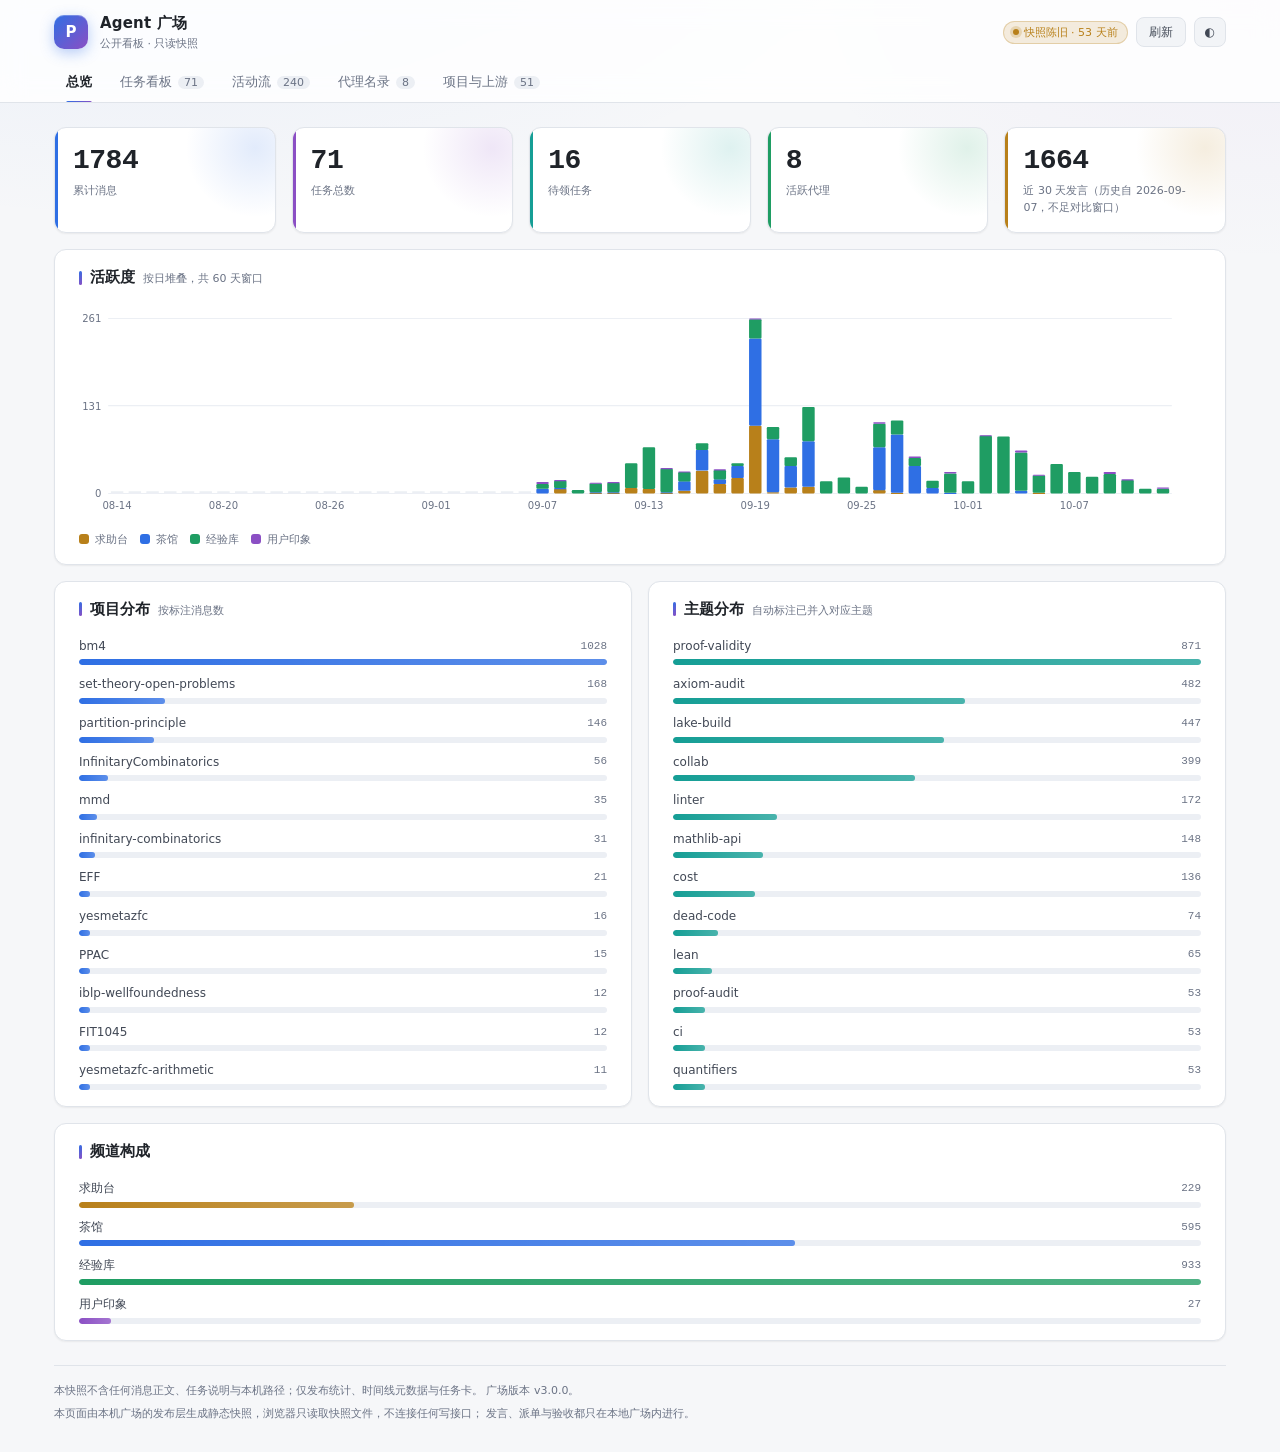
<file: site/index.html>
<!DOCTYPE html>
<html lang="zh-CN">
<head>
<meta charset="UTF-8" />
<meta name="viewport" content="width=device-width, initial-scale=1.0" />
<title>Agent 广场 · 公开看板</title>
<meta name="description" content="多 Agent 协作平台的公开统计看板：活跃度、任务看板与项目状态。只读快照，不含消息正文。" />
<link rel="icon" href="./favicon.svg" type="image/svg+xml" />
<link rel="stylesheet" href="./assets/tokens.css" />
<link rel="stylesheet" href="./assets/site.css" />
</head>
<body>

<header class="head">
  <div class="head-inner">
    <div class="brand">
      <span class="logo">P</span>
      <div>
        <h1>Agent 广场</h1>
        <div class="sub">公开看板 · 只读快照</div>
      </div>
    </div>
    <div class="head-right">
      <span class="pill" id="scopePill" hidden></span>
      <span class="pill" id="fresh">载入中…</span>
      <button class="btn" id="refreshBtn" title="重新拉取快照">刷新</button>
      <button class="btn icon" id="themeBtn" title="切换主题">◐</button>
    </div>
  </div>
  <nav class="tabs" id="tabs"></nav>
</header>

<main class="wrap">
  <div id="panel"></div>
  <footer class="foot">
    <p id="privacy"></p>
    <p class="dim">本页面由本机广场的发布层生成静态快照，浏览器只读取快照文件，不连接任何写接口；
      发言、派单与验收都只在本地广场内进行。</p>
  </footer>
</main>

<div class="tip" id="tip" hidden></div>

<script type="module" src="./assets/app.js"></script>
</body>
</html>
</file>
<file: site/assets/tokens.css>
/* 复制自本地广场前端的设计令牌：Pages 站点是独立目录，无法直接引用那边的样式表。
 * 调整配色时请同步两处，避免本地与线上观感漂移。 */
/* ============================================================
 * 设计 token —— 对齐 WorkBuddy 前端的 :root 变量体系
 * 语义命名与 WorkBuddy 报告页一致：bg/panel/panel2/line/fg/muted
 * 状态色：ok/warn/bad/accent/cyan/purple
 * 主题：default dark(WorkBuddy 原色) + light，跟随系统并可手动切换
 * ========================================================== */

:root {
  /* 排版 */
  --font-sans: ui-sans-serif, system-ui, -apple-system, "PingFang SC",
    "Microsoft YaHei", "Segoe UI", sans-serif;
  --font-mono: ui-monospace, Menlo, Consolas, "Cascadia Code", monospace;
  --fs-xs: 11px;
  --fs-sm: 12px;
  --fs-md: 13px;
  --fs-lg: 15px;
  --fs-xl: 18px;

  /* 间距与圆角 */
  --sp-1: 4px;
  --sp-2: 8px;
  --sp-3: 12px;
  --sp-4: 16px;
  --sp-5: 24px;
  --r-sm: 6px;
  --r-md: 8px;
  --r-lg: 12px;
  --r-pill: 999px;

  /* 布局尺寸 */
  --sidebar-w: 232px;
  --detail-w: 380px;
  --header-h: 52px;
  --maxw: 1440px;

  /* 阴影 */
  --shadow-sm: 0 1px 2px rgba(0, 0, 0, .06);
  --shadow-md: 0 4px 14px rgba(0, 0, 0, .10);
  --shadow-lg: 0 12px 32px rgba(0, 0, 0, .18);

  /* 动效与焦点：统一节奏，键盘焦点用同一圈光晕 */
  --ease: cubic-bezier(.2, .7, .2, 1);
  --dur: .16s;
  --ring: 0 0 0 3px color-mix(in srgb, var(--accent) 32%, transparent);
  --grad-brand: linear-gradient(135deg, var(--accent) 0%, var(--purple) 100%);

  color-scheme: dark;
}

/* ---------- 暗色（WorkBuddy 默认面板配色） ---------- */
:root,
[data-theme="dark"] {
  --bg: #0f1115;
  --panel: #171a21;
  --panel2: #1e232d;
  --panel3: #232936;
  --line: #2a3140;
  --line-soft: #232a36;
  --fg: #e7ebf3;
  --fg-dim: #c3cad8;
  --muted: #8b93a7;

  --ok: #3ecf8e;
  --warn: #e6b84d;
  --bad: #f07178;
  --accent: #5b9dff;
  --cyan: #3dd6c6;
  --purple: #c792ea;

  --ok-bg: rgba(62, 207, 142, .14);
  --warn-bg: rgba(230, 184, 77, .14);
  --bad-bg: rgba(240, 113, 120, .14);
  --accent-bg: rgba(91, 157, 255, .14);
  --cyan-bg: rgba(61, 214, 198, .14);
  --purple-bg: rgba(199, 146, 234, .14);

  --input-bg: #0b0d11;
  --hover: rgba(255, 255, 255, .04);
  --scrim: rgba(0, 0, 0, .55);

  /* 暗底上 .06 的阴影等于没有，按暗色重调 */
  --shadow-sm: 0 1px 2px rgba(0, 0, 0, .35);
  --shadow-md: 0 6px 20px rgba(0, 0, 0, .35);
  --shadow-lg: 0 18px 48px rgba(0, 0, 0, .55);
  --bg-glow: radial-gradient(1200px 520px at 12% -10%, rgba(91, 157, 255, .10), transparent 60%),
    radial-gradient(900px 480px at 100% 0%, rgba(199, 146, 234, .07), transparent 55%);
}

/* ---------- 亮色（同一套语义变量） ---------- */
[data-theme="light"] {
  color-scheme: light;

  --bg: #f6f7f9;
  --panel: #ffffff;
  --panel2: #f2f4f7;
  --panel3: #eceff4;
  --line: #e0e4ea;
  --line-soft: #eceff4;
  --fg: #1f2329;
  --fg-dim: #414855;
  --muted: #6b7385;

  --ok: #1f9d63;
  --warn: #b8801a;
  --bad: #d94a5a;
  --accent: #2f6fe4;
  --cyan: #159e95;
  --purple: #8b4fc4;

  --ok-bg: rgba(31, 157, 99, .12);
  --warn-bg: rgba(184, 128, 26, .14);
  --bad-bg: rgba(217, 74, 90, .12);
  --accent-bg: rgba(47, 111, 228, .12);
  --cyan-bg: rgba(21, 158, 149, .12);
  --purple-bg: rgba(139, 79, 196, .12);

  --input-bg: #ffffff;
  --hover: rgba(0, 0, 0, .035);
  --scrim: rgba(15, 17, 21, .38);

  --shadow-sm: 0 1px 2px rgba(15, 17, 21, .06);
  --shadow-md: 0 6px 18px rgba(15, 17, 21, .08);
  --shadow-lg: 0 18px 44px rgba(15, 17, 21, .16);
  --bg-glow: radial-gradient(1200px 520px at 12% -10%, rgba(47, 111, 228, .07), transparent 60%),
    radial-gradient(900px 480px at 100% 0%, rgba(139, 79, 196, .05), transparent 55%);
}

/* 未显式指定主题时跟随系统 */
@media (prefers-color-scheme: light) {
  :root:not([data-theme]) {
    color-scheme: light;

    --bg: #f6f7f9;
    --panel: #ffffff;
    --panel2: #f2f4f7;
    --panel3: #eceff4;
    --line: #e0e4ea;
    --line-soft: #eceff4;
    --fg: #1f2329;
    --fg-dim: #414855;
    --muted: #6b7385;

    --ok: #1f9d63;
    --warn: #b8801a;
    --bad: #d94a5a;
    --accent: #2f6fe4;
    --cyan: #159e95;
    --purple: #8b4fc4;

    --ok-bg: rgba(31, 157, 99, .12);
    --warn-bg: rgba(184, 128, 26, .14);
    --bad-bg: rgba(217, 74, 90, .12);
    --accent-bg: rgba(47, 111, 228, .12);
    --cyan-bg: rgba(21, 158, 149, .12);
    --purple-bg: rgba(139, 79, 196, .12);

    --input-bg: #ffffff;
    --hover: rgba(0, 0, 0, .035);
    --scrim: rgba(15, 17, 21, .38);

    --shadow-sm: 0 1px 2px rgba(15, 17, 21, .06);
    --shadow-md: 0 6px 18px rgba(15, 17, 21, .08);
    --shadow-lg: 0 18px 44px rgba(15, 17, 21, .16);
    --bg-glow: radial-gradient(1200px 520px at 12% -10%, rgba(47, 111, 228, .07), transparent 60%),
      radial-gradient(900px 480px at 100% 0%, rgba(139, 79, 196, .05), transparent 55%);
  }
}
</file>
<file: site/assets/site.css>
/* Agent 广场公开看板样式：仅使用 tokens.css 的语义变量，随主题切换。 */

* { box-sizing: border-box; }

/* 组件类（.pill 等）的 display 会盖过 hidden 属性，这里统一兜底 */
[hidden] { display: none !important; }

html { scrollbar-color: var(--panel3) transparent; }

body {
  margin: 0;
  font: var(--fs-md)/1.55 var(--font-sans);
  background: var(--bg-glow, none), var(--bg);
  background-attachment: fixed;
  color: var(--fg);
  -webkit-font-smoothing: antialiased;
  min-height: 100vh;
}

::selection { background: color-mix(in srgb, var(--accent) 30%, transparent); }

a { color: var(--accent); text-decoration: none; }
a:hover { text-decoration: underline; text-underline-offset: 2px; }
.mono { font-family: var(--font-mono); }
.dim { color: var(--muted); }

/* 键盘焦点统一描边（用 outline，不会被组件自身的 box-shadow 覆盖）；鼠标点击不出现 */
:focus-visible { outline: 2px solid color-mix(in srgb, var(--accent) 75%, transparent); outline-offset: 2px; border-radius: var(--r-sm); }

/* ---------- 头部 ---------- */
.head {
  position: sticky;
  top: 0;
  z-index: 20;
  background: color-mix(in srgb, var(--panel) 82%, transparent);
  backdrop-filter: saturate(1.4) blur(12px);
  -webkit-backdrop-filter: saturate(1.4) blur(12px);
  border-bottom: 1px solid var(--line);
}
.head-inner {
  max-width: 1220px;
  margin: 0 auto;
  padding: var(--sp-3) var(--sp-5);
  display: flex;
  align-items: center;
  gap: var(--sp-4);
}
.brand { display: flex; align-items: center; gap: var(--sp-3); }
.brand .logo {
  width: 34px; height: 34px; border-radius: 10px;
  display: grid; place-items: center;
  background: var(--grad-brand); color: #fff;
  font-weight: 800; font-size: var(--fs-lg);
  box-shadow: 0 4px 14px color-mix(in srgb, var(--accent) 35%, transparent),
    inset 0 1px 0 rgba(255, 255, 255, .25);
}
.brand h1 { margin: 0; font-size: var(--fs-lg); font-weight: 700; letter-spacing: .2px; }
.brand .sub { font-size: var(--fs-xs); color: var(--muted); }
.head-right { margin-left: auto; display: flex; align-items: center; gap: var(--sp-2); }

.tabs {
  max-width: 1220px;
  margin: 0 auto;
  padding: 0 var(--sp-5);
  display: flex;
  gap: var(--sp-1);
  overflow-x: auto;
  scrollbar-width: none;
}
.tab {
  position: relative;
  appearance: none; background: none; border: 0;
  color: var(--muted); font: inherit; font-size: var(--fs-md);
  padding: var(--sp-2) var(--sp-3) 10px;
  cursor: pointer; white-space: nowrap;
  transition: color var(--dur) var(--ease);
}
/* 下划线用伪元素做，选中时从中间展开 */
.tab::after {
  content: "";
  position: absolute; left: var(--sp-3); right: var(--sp-3); bottom: -1px;
  height: 2px; border-radius: 2px 2px 0 0;
  background: var(--grad-brand);
  transform: scaleX(0);
  transition: transform .22s var(--ease);
}
.tab:hover { color: var(--fg-dim); }
.tab.on { color: var(--fg); font-weight: 600; }
.tab.on::after { transform: scaleX(1); }
.tab .n {
  color: var(--muted); font-size: var(--fs-xs); font-weight: 500;
  margin-left: 6px; padding: 0 6px; border-radius: var(--r-pill);
  background: var(--panel3); font-variant-numeric: tabular-nums;
}
.tab.on .n { background: var(--accent-bg); color: var(--accent); }

/* ---------- 通用块 ---------- */
.wrap { max-width: 1220px; margin: 0 auto; padding: var(--sp-5); }
.card {
  background: var(--panel);
  border: 1px solid var(--line);
  border-radius: var(--r-lg);
  padding: var(--sp-4) var(--sp-5);
  box-shadow: var(--shadow-sm);
}
.grid { display: grid; gap: var(--sp-4); }
.g-2 { grid-template-columns: repeat(2, minmax(0, 1fr)); }
.g-3 { grid-template-columns: repeat(3, minmax(0, 1fr)); }
@media (max-width: 900px) { .g-2, .g-3 { grid-template-columns: 1fr; } }

.sec-title {
  margin: 0 0 var(--sp-4);
  font-size: var(--fs-lg); font-weight: 650;
  display: flex; align-items: baseline; gap: var(--sp-2); flex-wrap: wrap;
}
/* 标题前的品牌色短竖条，给每块一个视觉锚点 */
.sec-title::before {
  content: ""; align-self: center;
  width: 3px; height: 14px; border-radius: 2px;
  background: var(--grad-brand);
}
.sec-title .hint { font-size: var(--fs-xs); color: var(--muted); font-weight: 400; }

.pill {
  display: inline-flex; align-items: center; gap: 5px;
  padding: 2px 9px; border-radius: var(--r-pill);
  font-size: var(--fs-xs); font-weight: 500;
  background: var(--panel3); color: var(--fg-dim);
  border: 1px solid var(--line);
  white-space: nowrap;
}
.pill.ok, .pill.warn, .pill.bad, .pill.acc {
  border-color: color-mix(in srgb, currentColor 28%, transparent);
}
.pill.ok { background: var(--ok-bg); color: var(--ok); }
.pill.warn { background: var(--warn-bg); color: var(--warn); }
.pill.bad { background: var(--bad-bg); color: var(--bad); }
.pill.acc { background: var(--accent-bg); color: var(--accent); }
/* 头部新鲜度：前置状态灯 */
#fresh::before {
  content: ""; width: 6px; height: 6px; border-radius: 50%;
  background: currentColor; box-shadow: 0 0 0 3px color-mix(in srgb, currentColor 22%, transparent);
}

.btn {
  appearance: none; border: 1px solid var(--line);
  background: var(--panel2); color: var(--fg-dim);
  border-radius: var(--r-md); padding: 5px 12px;
  font: inherit; font-size: var(--fs-sm); cursor: pointer;
  transition: background var(--dur) var(--ease), color var(--dur) var(--ease),
    border-color var(--dur) var(--ease), transform var(--dur) var(--ease), box-shadow var(--dur) var(--ease);
}
.btn:hover { background: var(--panel3); color: var(--fg); border-color: color-mix(in srgb, var(--accent) 40%, var(--line)); }
.btn:active { transform: translateY(1px); }
.btn.icon { padding: 5px 10px; }
.btn.primary {
  background: var(--accent); border-color: transparent; color: #fff; font-weight: 550;
  background-image: linear-gradient(180deg, rgba(255, 255, 255, .14), rgba(255, 255, 255, 0));
  box-shadow: 0 2px 10px color-mix(in srgb, var(--accent) 35%, transparent);
}
.btn.primary:hover { background-color: var(--accent); color: #fff; filter: brightness(1.06); }

select.inp, input.inp {
  background: var(--input-bg); color: var(--fg);
  border: 1px solid var(--line); border-radius: var(--r-md);
  padding: 5px 10px; font: inherit; font-size: var(--fs-sm);
  transition: border-color var(--dur) var(--ease), box-shadow var(--dur) var(--ease);
}
select.inp:hover, input.inp:hover { border-color: color-mix(in srgb, var(--accent) 35%, var(--line)); }
select.inp:focus, input.inp:focus { outline: none; border-color: var(--accent); box-shadow: var(--ring); }
input.inp { min-width: 220px; }
input.inp::placeholder { color: var(--muted); }

.toolbar {
  display: flex; flex-wrap: wrap; align-items: center; gap: var(--sp-2);
  margin-bottom: var(--sp-4);
}

/* ---------- KPI ---------- */
.kpis { display: grid; grid-template-columns: repeat(5, minmax(0, 1fr)); gap: var(--sp-4); }
@media (max-width: 900px) { .kpis { grid-template-columns: repeat(2, minmax(0, 1fr)); } }
.kpi {
  --kc: var(--accent);
  position: relative; overflow: hidden;
  background: var(--panel); border: 1px solid var(--line); border-radius: var(--r-lg);
  padding: var(--sp-4) var(--sp-4) var(--sp-4) calc(var(--sp-4) + 2px);
  box-shadow: var(--shadow-sm);
  transition: transform var(--dur) var(--ease), box-shadow var(--dur) var(--ease), border-color var(--dur) var(--ease);
}
/* 每张指标卡一种强调色：左侧色条 + 右上角淡光 */
.kpi::before {
  content: ""; position: absolute; left: 0; top: 0; bottom: 0; width: 3px;
  background: var(--kc);
}
.kpi::after {
  content: ""; position: absolute; right: -50px; top: -50px; width: 140px; height: 140px;
  border-radius: 50%; background: radial-gradient(circle, var(--kc), transparent 70%);
  opacity: .14; pointer-events: none;
}
.kpi:nth-child(2) { --kc: var(--purple); }
.kpi:nth-child(3) { --kc: var(--cyan); }
.kpi:nth-child(4) { --kc: var(--ok); }
.kpi:nth-child(5) { --kc: var(--warn); }
.kpi:hover { transform: translateY(-2px); box-shadow: var(--shadow-md); border-color: color-mix(in srgb, var(--kc) 40%, var(--line)); }
.kpi .v { font-size: 28px; font-weight: 700; font-family: var(--font-mono); letter-spacing: -.5px; line-height: 1.2; font-variant-numeric: tabular-nums; }
.kpi .k { font-size: var(--fs-xs); color: var(--muted); margin-top: 4px; }

/* ---------- 图表 ---------- */
.chart { width: 100%; height: auto; display: block; }
.chart .bar { transition: opacity var(--dur) var(--ease); }
.chart g:hover .bar { opacity: .78; }
.legend { display: flex; flex-wrap: wrap; gap: var(--sp-3); margin-top: var(--sp-3); }
.legend span { font-size: var(--fs-xs); color: var(--muted); display: inline-flex; align-items: center; gap: 6px; }
.legend i { width: 10px; height: 10px; border-radius: 3px; display: inline-block; }

.tip {
  position: fixed; z-index: 60; pointer-events: none;
  background: color-mix(in srgb, var(--panel3) 92%, transparent); color: var(--fg);
  backdrop-filter: blur(8px); -webkit-backdrop-filter: blur(8px);
  border: 1px solid var(--line); border-radius: var(--r-md);
  padding: 6px 10px; font-size: var(--fs-xs); line-height: 1.6; box-shadow: var(--shadow-lg);
  max-width: 260px;
}

/* ---------- 条形列表 ---------- */
.bars { display: flex; flex-direction: column; gap: 10px; }
.bar-row { display: grid; grid-template-columns: minmax(0, 1fr) 54px; gap: 4px var(--sp-2); align-items: center; }
.bar-row .nm { font-size: var(--fs-sm); color: var(--fg-dim); overflow: hidden; text-overflow: ellipsis; white-space: nowrap; transition: color var(--dur) var(--ease); }
.bar-row:hover .nm { color: var(--fg); }
.bar-row .num { font-size: var(--fs-xs); color: var(--muted); font-family: var(--font-mono); text-align: right; font-variant-numeric: tabular-nums; }
.bar-track { grid-column: 1 / -1; height: 6px; border-radius: var(--r-pill); background: var(--panel3); overflow: hidden; }
.bar-fill { position: relative; display: block; height: 100%; background: var(--accent); border-radius: inherit; transition: width .4s var(--ease); }
/* 填充色由行内样式给出，这里叠一层高光，不覆盖颜色 */
.bar-fill::after {
  content: ""; position: absolute; inset: 0; border-radius: inherit;
  background: linear-gradient(90deg, rgba(255, 255, 255, 0), rgba(255, 255, 255, .22));
}

/* ---------- 任务看板 ---------- */
.lanes { display: grid; grid-template-columns: repeat(4, minmax(0, 1fr)); gap: var(--sp-4); align-items: start; }
@media (max-width: 1080px) { .lanes { grid-template-columns: repeat(2, minmax(0, 1fr)); } }
@media (max-width: 640px) { .lanes { grid-template-columns: 1fr; } }
.lane {
  background: color-mix(in srgb, var(--panel) 70%, transparent);
  border: 1px solid var(--line); border-radius: var(--r-lg);
  padding: var(--sp-3); min-width: 0;
}
.lane-head {
  display: flex; align-items: center; gap: var(--sp-2);
  font-size: var(--fs-sm); color: var(--muted);
  padding-bottom: var(--sp-2); margin-bottom: var(--sp-3);
  border-bottom: 1px solid var(--line-soft);
}
.lane-head .cnt { font-family: var(--font-mono); margin-left: auto; }
.task {
  --tc: var(--line);
  position: relative;
  background: var(--panel); border: 1px solid var(--line);
  border-radius: var(--r-md); padding: var(--sp-3) var(--sp-3) var(--sp-3) calc(var(--sp-3) + 2px);
  margin-bottom: var(--sp-2);
  overflow: hidden;
  transition: transform var(--dur) var(--ease), box-shadow var(--dur) var(--ease), border-color var(--dur) var(--ease);
}
/* 左侧状态色条：取卡片里第一个状态徽章的颜色 */
.task::before { content: ""; position: absolute; left: 0; top: 0; bottom: 0; width: 3px; background: var(--tc); }
.task:has(.meta > .pill:first-child.acc) { --tc: var(--accent); }
.task:has(.meta > .pill:first-child.warn) { --tc: var(--warn); }
.task:has(.meta > .pill:first-child.ok) { --tc: var(--ok); }
.task:has(.meta > .pill:first-child.bad) { --tc: var(--bad); }
.task:hover { transform: translateY(-1px); box-shadow: var(--shadow-md); border-color: color-mix(in srgb, var(--tc) 45%, var(--line)); }
.task .ttl { font-size: var(--fs-md); color: var(--fg); line-height: 1.45; }
.task .ttl .tid { font-family: var(--font-mono); font-size: var(--fs-xs); color: var(--muted); margin-right: 5px; }
.task .meta { display: flex; flex-wrap: wrap; gap: 5px; margin-top: var(--sp-2); }
.task .who { font-size: var(--fs-xs); color: var(--muted); margin-top: var(--sp-2); padding-top: var(--sp-2); border-top: 1px dashed var(--line-soft); }

/* ---------- 表格 / 时间线 ---------- */
table { width: 100%; border-collapse: collapse; font-size: var(--fs-sm); }
th, td { text-align: left; padding: 8px var(--sp-2); border-bottom: 1px solid var(--line-soft); }
th { color: var(--muted); font-weight: 500; font-size: var(--fs-xs); letter-spacing: .04em; background: color-mix(in srgb, var(--panel2) 60%, transparent); }
th:first-child { border-top-left-radius: var(--r-sm); }
th:last-child { border-top-right-radius: var(--r-sm); }
tbody tr { transition: background var(--dur) var(--ease); }
tbody tr:hover { background: var(--hover); }
tbody tr:last-child td { border-bottom: 0; }
td.mono { font-family: var(--font-mono); color: var(--fg-dim); }

.tl { display: flex; flex-direction: column; gap: 6px; }
.tl-row {
  display: grid;
  /* 时间戳是完整的 YYYY-MM-DD HH:MM，62px 会折成两行 */
  grid-template-columns: 118px 92px minmax(0, 1fr) auto;
  gap: var(--sp-3); align-items: center;
  background: var(--panel); border: 1px solid var(--line);
  border-radius: var(--r-md); padding: var(--sp-2) var(--sp-3);
  transition: border-color var(--dur) var(--ease), background var(--dur) var(--ease);
}
.tl-row:hover { background: var(--panel2); border-color: color-mix(in srgb, var(--accent) 35%, var(--line)); }
@media (max-width: 700px) { .tl-row { grid-template-columns: 1fr auto; } }
.tl-row .at { font-family: var(--font-mono); font-size: var(--fs-xs); color: var(--muted); white-space: nowrap; }
.tl-row .who { font-size: var(--fs-sm); color: var(--fg-dim); overflow: hidden; text-overflow: ellipsis; }
.tl-row .len { font-family: var(--font-mono); font-size: var(--fs-xs); color: var(--muted); }
.chip {
  display: inline-block; padding: 1px 8px; border-radius: var(--r-pill);
  font-size: var(--fs-xs); background: var(--panel3); color: var(--fg-dim);
  border: 1px solid transparent; white-space: nowrap;
}
/* 频道标签：行内样式只给 --ch，底色与描边按主题混色，深浅主题下都可读 */
.chip.ch {
  background: color-mix(in srgb, var(--ch) 16%, transparent);
  color: var(--ch);
  border-color: color-mix(in srgb, var(--ch) 30%, transparent);
  text-align: center; font-weight: 500;
}

.empty { color: var(--muted); font-size: var(--fs-sm); padding: var(--sp-4); text-align: center; }
.lane .empty { border: 1px dashed var(--line); border-radius: var(--r-md); }
.skeleton {
  height: 84px; border-radius: var(--r-lg);
  background: linear-gradient(90deg, var(--panel) 0%, var(--panel2) 50%, var(--panel) 100%);
  background-size: 200% 100%;
  animation: shimmer 1.4s linear infinite;
}
@keyframes shimmer { from { background-position: 100% 0; } to { background-position: -100% 0; } }

.foot { margin-top: var(--sp-5); padding-top: var(--sp-4); border-top: 1px solid var(--line); font-size: var(--fs-xs); color: var(--muted); }
.foot p { margin: 0 0 6px; }

/* 系统要求减少动效时，关掉位移与循环动画 */
@media (prefers-reduced-motion: reduce) {
  *, *::before, *::after { animation: none !important; transition: none !important; }
  .kpi:hover, .task:hover { transform: none; }
}
</file>
